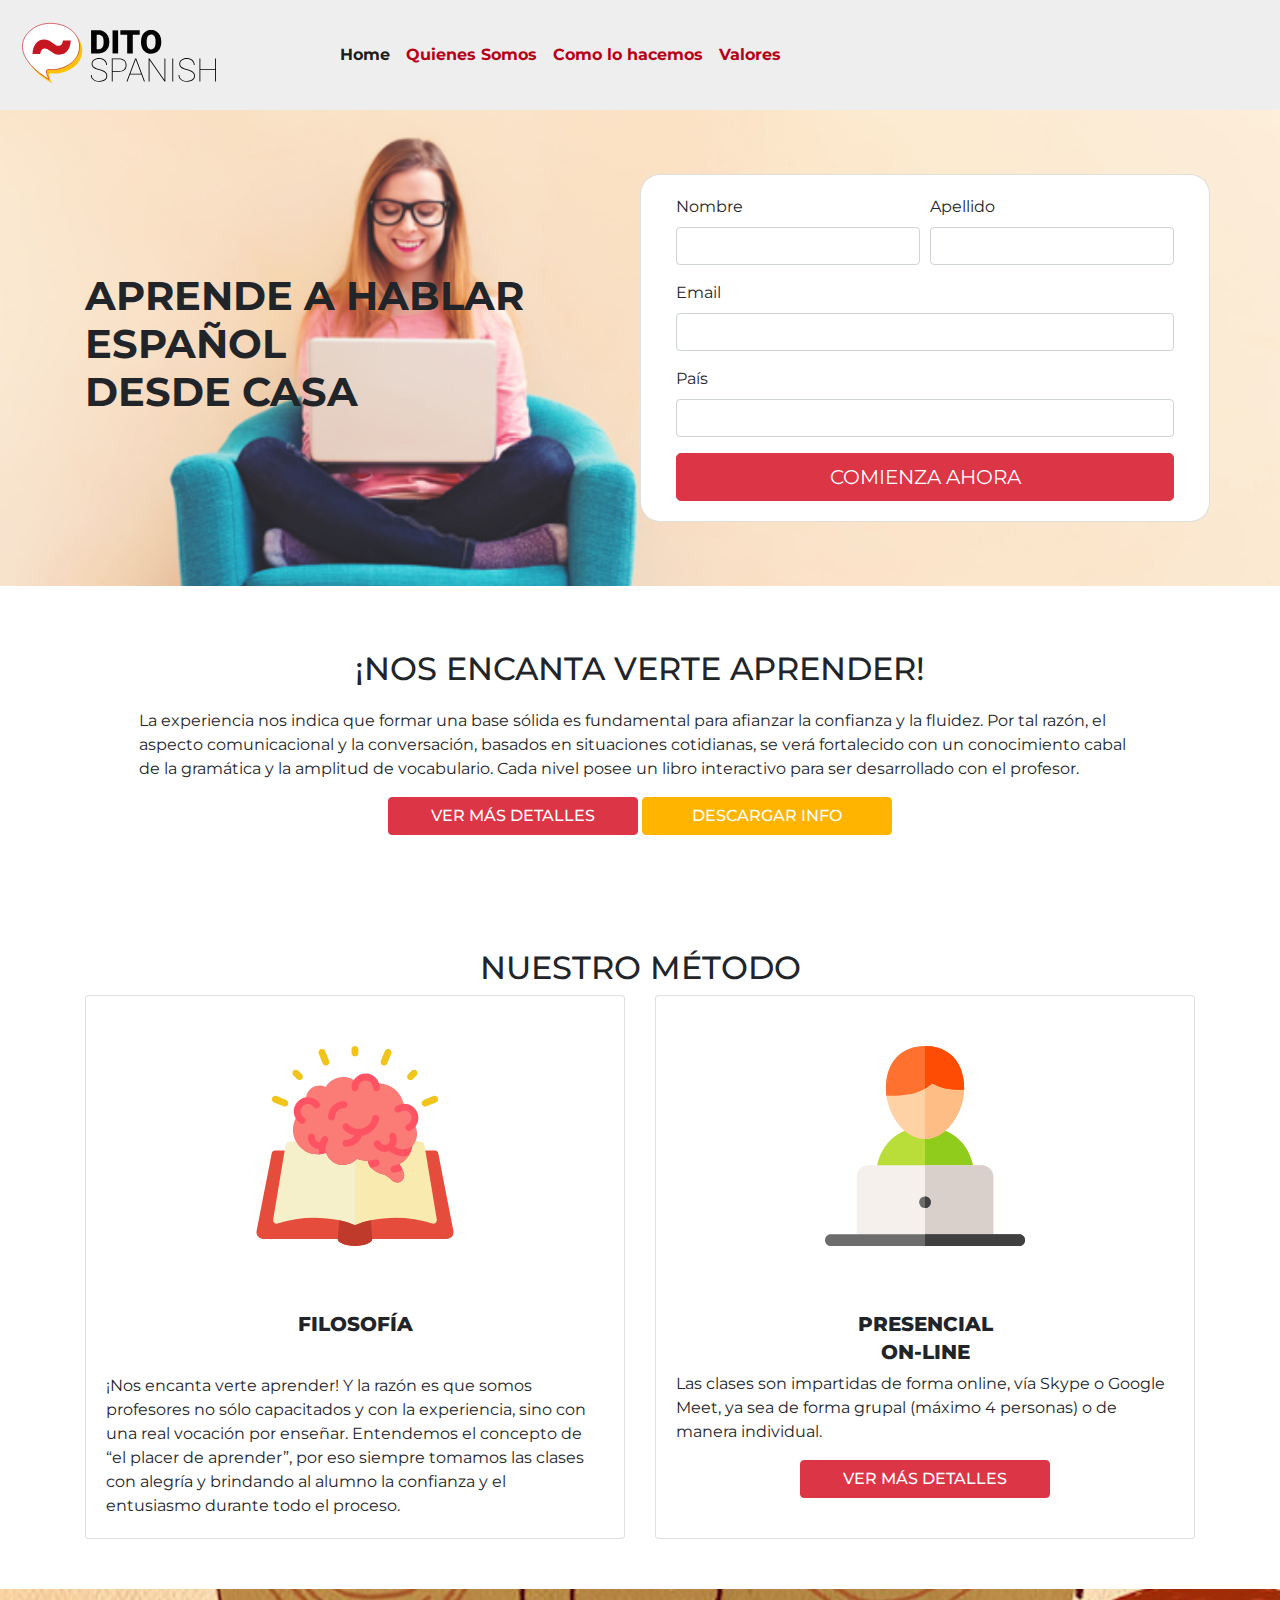
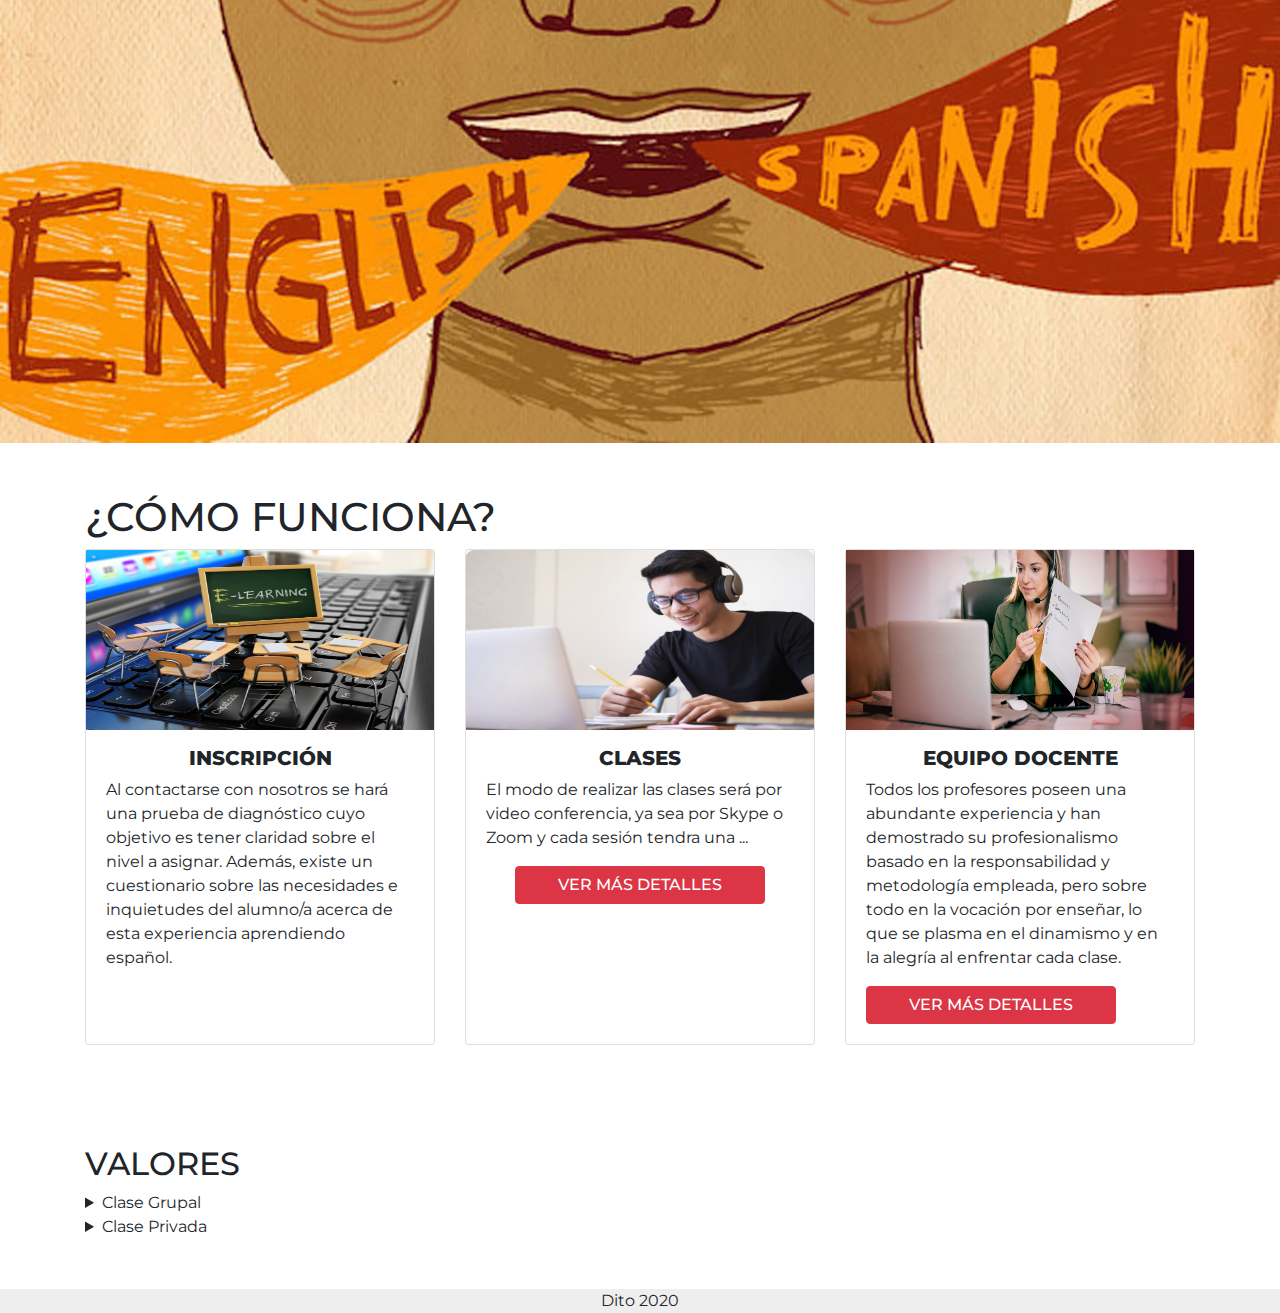
<file: index.html>
<!doctype html>
<html lang="en">
  <head>
    <!-- Required meta tags -->
    <meta charset="utf-8">
    <meta name="viewport" content="width=device-width, initial-scale=1, shrink-to-fit=no">
    <!-- Bootstrap CSS -->
    <link rel="stylesheet" href="https://stackpath.bootstrapcdn.com/bootstrap/4.5.2/css/bootstrap.min.css" integrity="sha384-JcKb8q3iqJ61gNV9KGb8thSsNjpSL0n8PARn9HuZOnIxN0hoP+VmmDGMN5t9UJ0Z" crossorigin="anonymous">
    <link rel="stylesheet" type="text/css" href="css/styles.css">
    <link href="https://fonts.googleapis.com/css2?family=Montserrat&family=Roboto:wght@300&display=swap" rel="stylesheet">
    <title>Dito Spanish</title>
  </head>
  <body>
    <nav class="navbar navbar-expand-lg navbar-light navColor">
      <a class="navbar-brand" href="#">
        <img class="logo" src="images/LOGO_DITO.svg" alt="Logo Manti Coffee">
      </a>
      <button class="navbar-toggler" type="button" data-toggle="collapse" data-target="#navbarNavAltMarkup"
          aria-controls="navbarNavAltMarkup" aria-expanded="false" aria-label="Toggle navigation">
          <span class="navbar-toggler-icon"></span>
      </button>
      <div class="collapse navbar-collapse" id="navbarNavAltMarkup">
          <div class="navbar-nav">
              <a class="nav-link active" href="#home">Home<span
                      class="sr-only">(current)</span></a>
              <a class="nav-link" href="#quienesSomos">Quienes Somos</a>
              <a class="nav-link" href="#comoLoHacemos">Como lo hacemos</a>
              <a class="nav-link" href="#valores">Valores</a>
          </div>
      </div>
  </nav>
    <div class="container-fluid sectionForm">
      <div class="container">
        <div class="row"> 
          <div class="col-md-6 llamado">
           <h1>APRENDE A HABLAR ESPAÑOL<br>DESDE CASA</h1>
          </div>
        <div class="card col-md-6 cardForm">
          <div class="card-body">
            <form>
              <div class="form-row">
                <div class="form-group col-md-6">
                  <label for="inputEmail4">Nombre</label>
                  <input type="email" class="form-control" id="inputEmail4">
                </div>
                <div class="form-group col-md-6">
                  <label for="inputPassword4">Apellido</label>
                  <input type="password" class="form-control" id="inputPassword4">
                </div>
              </div>
              <div class="form-group">
                <label for="inputAddress">Email</label>
                <input type="text" class="form-control" id="inputAddress" placeholder="">
              </div>
              <div class="form-group">
                <label for="inputAddress2">País</label>
                <input type="text" class="form-control" id="inputAddress2" placeholder="">
              </div>
              <button type="submit" class="btn btn-danger btn-lg btn-block">COMIENZA AHORA</button>
            </form>
          </div>
        </div>
        </div>
      </div>
    </div>
    <section class="nosotros" id="#quienesSomos">
      <div class="row">
        <h2>¡NOS ENCANTA VERTE APRENDER!</h2>
          <p>
          La experiencia nos indica que formar una base sólida es fundamental para afianzar la confianza y la fluidez. Por tal razón, el aspecto comunicacional y la conversación,  basados en situaciones cotidianas, se verá fortalecido con un conocimiento cabal de la gramática y la amplitud de vocabulario. Cada nivel posee un libro interactivo para ser desarrollado con el profesor.
         </p>
         <div class="botones">
         <a href="metodo.html" target="_blank" ><button type="button" class="btn btn-danger boton__detalle">VER MÁS DETALLES</button></a>
         <a href="" target="_blank" ><button type="button" class="btn btn-danger boton__pdf">DESCARGAR INFO</button></a>
         </div>
      </div>
      </section>
      <div class="container" id="#comoLoHacemos">
      <div class="box__info">
        <h2 class="text-center">NUESTRO MÉTODO</h2>
        <div class="card-deck">
          <div class="card">
            <img src="images/brain.svg" class="card-img-top" alt="...">
            <div class="card-body">
              <h5 class="card-title first">FILOSOFÍA</h5>
              <p class="card-text">¡Nos encanta verte aprender! Y la razón es que somos profesores no sólo capacitados y con la experiencia, sino con una real vocación por enseñar.  Entendemos el concepto de “el placer de aprender”, por eso siempre tomamos las clases con alegría y brindando al alumno la confianza y el entusiasmo  durante todo el proceso.</p>
            </div>
          </div>
          <div class="card">
            <img src="images/student.svg" class="card-img-top" alt="...">
            <div class="card-body">
              <h5 class="card-title">PRESENCIAL</h5>
              <h5 class="card-title">ON-LINE</h5>
              <p class="card-text">Las clases son impartidas de forma online, vía Skype o Google Meet, ya sea de forma grupal (máximo 4 personas) o de manera individual.</p>
              <div class="text-center">
             <a href="metodo.html#onLine"><button type="button" class="btn btn-danger boton__detalle">VER MÁS DETALLES</button></a>
              </div>
            </div>
          </div>
        </div>
        </div>
        </div>
       <section class="banner2">
         <div>
         <img class="img_banner" src="images/spanish.jpg" alt="">
         </div>
       </section>
      <div class="container">  
        <div class="box__info">
          <h1 class="display-5">¿CÓMO FUNCIONA?</h1>
          <div class="card-deck">
            <div class="card">
              <img src= "images/e-learning.jpg" class="card-img-top__second" alt="...">
              <div class="card-body">
                <h5 class="card-title">INSCRIPCIÓN</h5>
                <p class="card-text">
                  Al contactarse con nosotros se hará una prueba de diagnóstico cuyo objetivo es tener claridad sobre el nivel a asignar. Además, existe un cuestionario sobre las necesidades e inquietudes del alumno/a acerca de esta experiencia aprendiendo español.
                  </p>
              </div>
            </div>
            <div class="card">
              <img src="images/estudiante.png"class="card-img-top__second" alt="...">
              <div class="card-body">
                <h5 class="card-title">CLASES</h5>
                <p class="card-text">El modo de realizar las clases será por video conferencia, ya sea por Skype o Zoom y cada sesión tendra una ...</p>
                <div class="text-center">
                <a href="metodo.html#clases"><button type="button" class="btn btn-danger boton__detalle">VER MÁS DETALLES</button></a>
                </div>
              </div>
            </div>
            <div class="card">
              <img src= "images/teachers.jpg" class="card-img-top__second" alt="...">
              <div class="card-body">
                <h5 class="card-title">EQUIPO DOCENTE</h5>
                <p class="card-text">Todos los profesores poseen una abundante  experiencia y han demostrado su profesionalismo basado en la responsabilidad y metodología empleada, pero sobre todo en la vocación por enseñar, lo que se plasma en el dinamismo y en la alegría al enfrentar cada clase.</p>
                <a href="metodo.html#equipoDocente"><button type="button" class="btn btn-danger boton__detalle">VER MÁS DETALLES</button></a>
                <div>
                </div>
              </div>
            </div>
          </div>
          </div>
          </div>
      <div class="container" id="#valores">
      <div class="row">
        <div class="box__info">
        <div class="col-md-12">
          <h2>VALORES</h2>
          <details>
            <summary>Clase Grupal</summary>
            <p>(máximo 4 estudiantes): US$ 15 por clase.</p>
          </details>
          <details>
            <summary>Clase Privada</summary>
            <p>US$ 25</p>
        </div>
      </div>
      </div>
      </div>
      <section class="reviews"></section>
      <footer>Dito 2020</footer>
      
      </section>
      <footer>
      </footer>
      <!-- Optional JavaScript -->
      <!-- jQuery first, then Popper.js, then Bootstrap JS -->
      <script src="https://code.jquery.com/jquery-3.5.1.slim.min.js" integrity="sha384-DfXdz2htPH0lsSSs5nCTpuj/zy4C+OGpamoFVy38MVBnE+IbbVYUew+OrCXaRkfj" crossorigin="anonymous"></script>
      <script src="https://cdn.jsdelivr.net/npm/popper.js@1.16.1/dist/umd/popper.min.js" integrity="sha384-9/reFTGAW83EW2RDu2S0VKaIzap3H66lZH81PoYlFhbGU+6BZp6G7niu735Sk7lN" crossorigin="anonymous"></script>
      <script src="https://stackpath.bootstrapcdn.com/bootstrap/4.5.2/js/bootstrap.min.js" integrity="sha384-B4gt1jrGC7Jh4AgTPSdUtOBvfO8shuf57BaghqFfPlYxofvL8/KUEfYiJOMMV+rV" crossorigin="anonymous"></script>
    </body>
  </html>
</file>
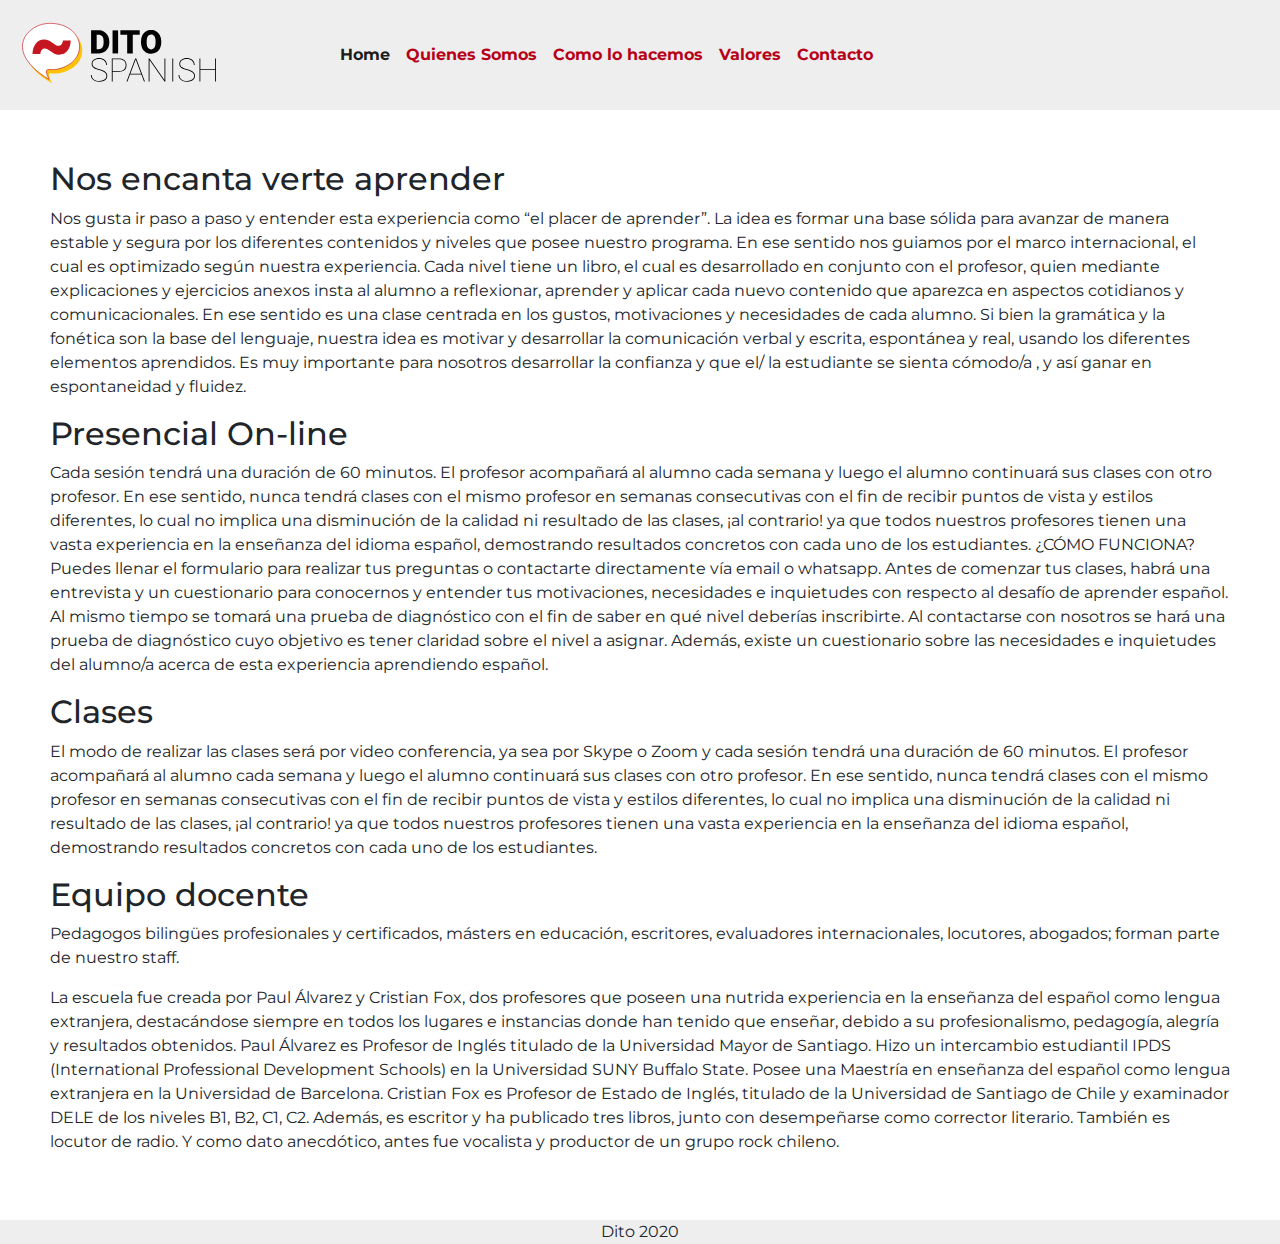
<file: metodo.html>
<!doctype html>
<html lang="en">
  <head>
    <!-- Required meta tags -->
    <meta charset="utf-8">
    <meta name="viewport" content="width=device-width, initial-scale=1, shrink-to-fit=no">
    <!-- Bootstrap CSS -->
    <link rel="stylesheet" href="https://stackpath.bootstrapcdn.com/bootstrap/4.5.2/css/bootstrap.min.css" integrity="sha384-JcKb8q3iqJ61gNV9KGb8thSsNjpSL0n8PARn9HuZOnIxN0hoP+VmmDGMN5t9UJ0Z" crossorigin="anonymous">
    <link rel="stylesheet" type="text/css" href="css/styles.css">
    <link href="https://fonts.googleapis.com/css2?family=Montserrat&family=Roboto:wght@300&display=swap" rel="stylesheet">
    <title>Dito Spanish</title>
  </head>
  <body>
    <nav class="navbar navbar-expand-lg navbar-light navColor">
      <a class="navbar-brand" href="#">
        <img class="logo" src="images/LOGO_DITO.svg" alt="Logo Manti Coffee">
      </a>
      <button class="navbar-toggler" type="button" data-toggle="collapse" data-target="#navbarNavAltMarkup"
          aria-controls="navbarNavAltMarkup" aria-expanded="false" aria-label="Toggle navigation">
          <span class="navbar-toggler-icon"></span>
      </button>
      <div class="collapse navbar-collapse" id="navbarNavAltMarkup">
          <div class="navbar-nav">
              <a class="nav-link active" href="#home">Home<span
                      class="sr-only">(current)</span></a>
              <a class="nav-link" href="#quienesSomos">Quienes Somos</a>
              <a class="nav-link" href="#comoLoHacemos">Como lo hacemos</a>
              <a class="nav-link" href="#valores">Valores</a>
              <a class="nav-link" href="#contacto">Contacto</a>
          </div>
      </div>
  </nav>
  <div class="textos_completos">
   <div>
   <h2 class="text-align-center">Nos encanta verte aprender</h2>
  <p>Nos gusta ir paso a paso y entender esta experiencia como “el placer de aprender”. La idea es formar una base sólida para avanzar de manera estable y segura por los diferentes contenidos y niveles que posee nuestro programa.  En ese sentido nos guiamos por el marco internacional, el cual es optimizado según nuestra experiencia.
    Cada nivel tiene un libro, el cual es desarrollado en conjunto con el profesor, quien mediante explicaciones y ejercicios anexos  insta al alumno a reflexionar, aprender y aplicar cada nuevo contenido que aparezca en aspectos cotidianos y comunicacionales.  En ese sentido es una clase centrada en los gustos, motivaciones y necesidades de cada alumno.  Si bien la gramática y la fonética son la base del lenguaje, nuestra idea es motivar y desarrollar la comunicación verbal y escrita, espontánea y real, usando los diferentes  elementos aprendidos. Es muy importante para nosotros desarrollar la confianza y que el/ la estudiante  se sienta cómodo/a , y así ganar en espontaneidad y fluidez.
    </p>
  </div>
  <div id="onLine">
    <h2 class="text-align-center">Presencial On-line</h2>
    <p>Cada sesión tendrá una duración de 60 minutos.  El profesor acompañará al alumno cada semana y luego el alumno continuará sus clases con otro profesor. En ese sentido, nunca tendrá clases con el mismo profesor en semanas consecutivas con el fin de recibir  puntos de vista y estilos diferentes, lo cual no implica una disminución de la calidad ni resultado  de las clases, ¡al contrario! ya que todos nuestros profesores tienen una vasta experiencia en la enseñanza del idioma español, demostrando resultados concretos con cada uno de los estudiantes.

      ¿CÓMO FUNCIONA?
      Puedes llenar el formulario para realizar tus preguntas o contactarte directamente vía email o whatsapp.
      Antes de comenzar tus clases, habrá una entrevista y un cuestionario para conocernos y entender tus motivaciones, necesidades e inquietudes con respecto al desafío de aprender español. Al mismo tiempo se tomará una prueba de diagnóstico con el fin de saber en qué nivel deberías inscribirte.
      
      Al contactarse con nosotros se hará una prueba de diagnóstico cuyo objetivo es tener claridad sobre el nivel a asignar. Además, existe un cuestionario sobre las necesidades e inquietudes del alumno/a acerca de esta experiencia aprendiendo español.</p>
    </div>
    <div id="clases">
    <h2>Clases</h2>
    <p>El modo de realizar las clases será por video conferencia, ya sea por Skype o Zoom y cada sesión tendrá una duración de 60 minutos.  El profesor acompañará al alumno cada semana y luego el alumno continuará sus clases con otro profesor. En ese sentido, nunca tendrá clases con el mismo profesor en semanas consecutivas con el fin de recibir  puntos de vista y estilos diferentes, lo cual no implica una disminución de la calidad ni resultado  de las clases, ¡al contrario! ya que todos nuestros profesores tienen una vasta experiencia en la enseñanza del idioma español, demostrando resultados concretos con cada uno de los estudiantes. </p>
    </div>
    <div id="equipoDocente">
    <h2>Equipo docente</h2>
    <p>Pedagogos bilingües profesionales y certificados, másters en educación, escritores, evaluadores internacionales, locutores, abogados; forman parte de nuestro staff.</p>
    <p>La escuela fue creada por Paul Álvarez y Cristian Fox, dos profesores que poseen una nutrida experiencia en la enseñanza del español como lengua extranjera, destacándose siempre en todos los lugares e instancias donde han tenido que enseñar, debido a su profesionalismo, pedagogía, alegría y resultados obtenidos.
      Paul Álvarez es Profesor de Inglés titulado de la Universidad Mayor de Santiago. Hizo un intercambio estudiantil IPDS (International Professional Development Schools) en la Universidad SUNY Buffalo State. Posee una Maestría en enseñanza del español como lengua extranjera en la Universidad de Barcelona.
      Cristian Fox es Profesor de Estado de Inglés, titulado de la Universidad de Santiago de Chile y examinador DELE de los niveles B1, B2, C1, C2. Además,  es escritor y ha publicado tres libros, junto con desempeñarse como corrector literario. También es locutor de radio. Y como dato anecdótico, antes fue vocalista y productor de un grupo rock chileno.
      </p>
    </div>
  </div>
</div>
      <footer>Dito 2020</footer>
      
      </section>
      <footer>
      </footer>
      <!-- Optional JavaScript -->
      <!-- jQuery first, then Popper.js, then Bootstrap JS -->
      <script src="https://code.jquery.com/jquery-3.5.1.slim.min.js" integrity="sha384-DfXdz2htPH0lsSSs5nCTpuj/zy4C+OGpamoFVy38MVBnE+IbbVYUew+OrCXaRkfj" crossorigin="anonymous"></script>
      <script src="https://cdn.jsdelivr.net/npm/popper.js@1.16.1/dist/umd/popper.min.js" integrity="sha384-9/reFTGAW83EW2RDu2S0VKaIzap3H66lZH81PoYlFhbGU+6BZp6G7niu735Sk7lN" crossorigin="anonymous"></script>
      <script src="https://stackpath.bootstrapcdn.com/bootstrap/4.5.2/js/bootstrap.min.js" integrity="sha384-B4gt1jrGC7Jh4AgTPSdUtOBvfO8shuf57BaghqFfPlYxofvL8/KUEfYiJOMMV+rV" crossorigin="anonymous"></script>
    </body>
  </html>
</file>
<file: css/styles.css>
body{
	overscroll-behavior: none;
	font-family: 'Montserrat', sans-serif;	
}

.navColor {
	background-color: #eeeeee;
  }

.navbar-light .navbar-nav .nav-link{
	color:#b70017;
	font-weight: 700;
}

.logo{
	width: 70%;
    height: auto;
}
.llamado{
	display: flex; 
	align-self: center;
}

.llamado h1{
	font-weight: 700;
}

.cardForm{
	border-radius: 20px;
}

.box__info{
	padding: 50px 0;
}
.nosotros{
	margin: 5% 12%;
}

.nosotros h2{
	margin: 0 auto;
    padding-bottom: 20px;
}

.img_banner{
	width: 100%;
}

.sectionForm{
	background-image: url("/images/formacion.jpg");
	background-size: cover;
	padding: 5% 0;
}

.card-img-top{
	width: 200px;
    height: auto;
    margin: 0 auto;
    padding: 50px 0;
}

.card-img-top__second{
	width: 100%;
    height:180px;
    margin: 0 auto;
}

.card-title {
    margin-bottom: .75rem;
    text-align: center;
    font-weight: 800;
	line-height: 0.8;
}

.boton__detalle{
	font-weight: 500;
	width:250px;
}

.botones{
	margin:0 auto;
}
.boton__pdf{
	font-weight: 500;
	width:250px;
	background-color: #FFB400;
	border-color:  #FFB400;
}
.first{
	margin-bottom: 42px;
}

.textos_completos{
	padding: 50px;
}
footer{
	background-color: #eeeeee;
	text-align: center;
}

@media (max-width: 992px) { 
	.navbar-brand{
		display: contents;	
	}
	
	.logo{
		width: 40%;
	}						   
}
</file>
